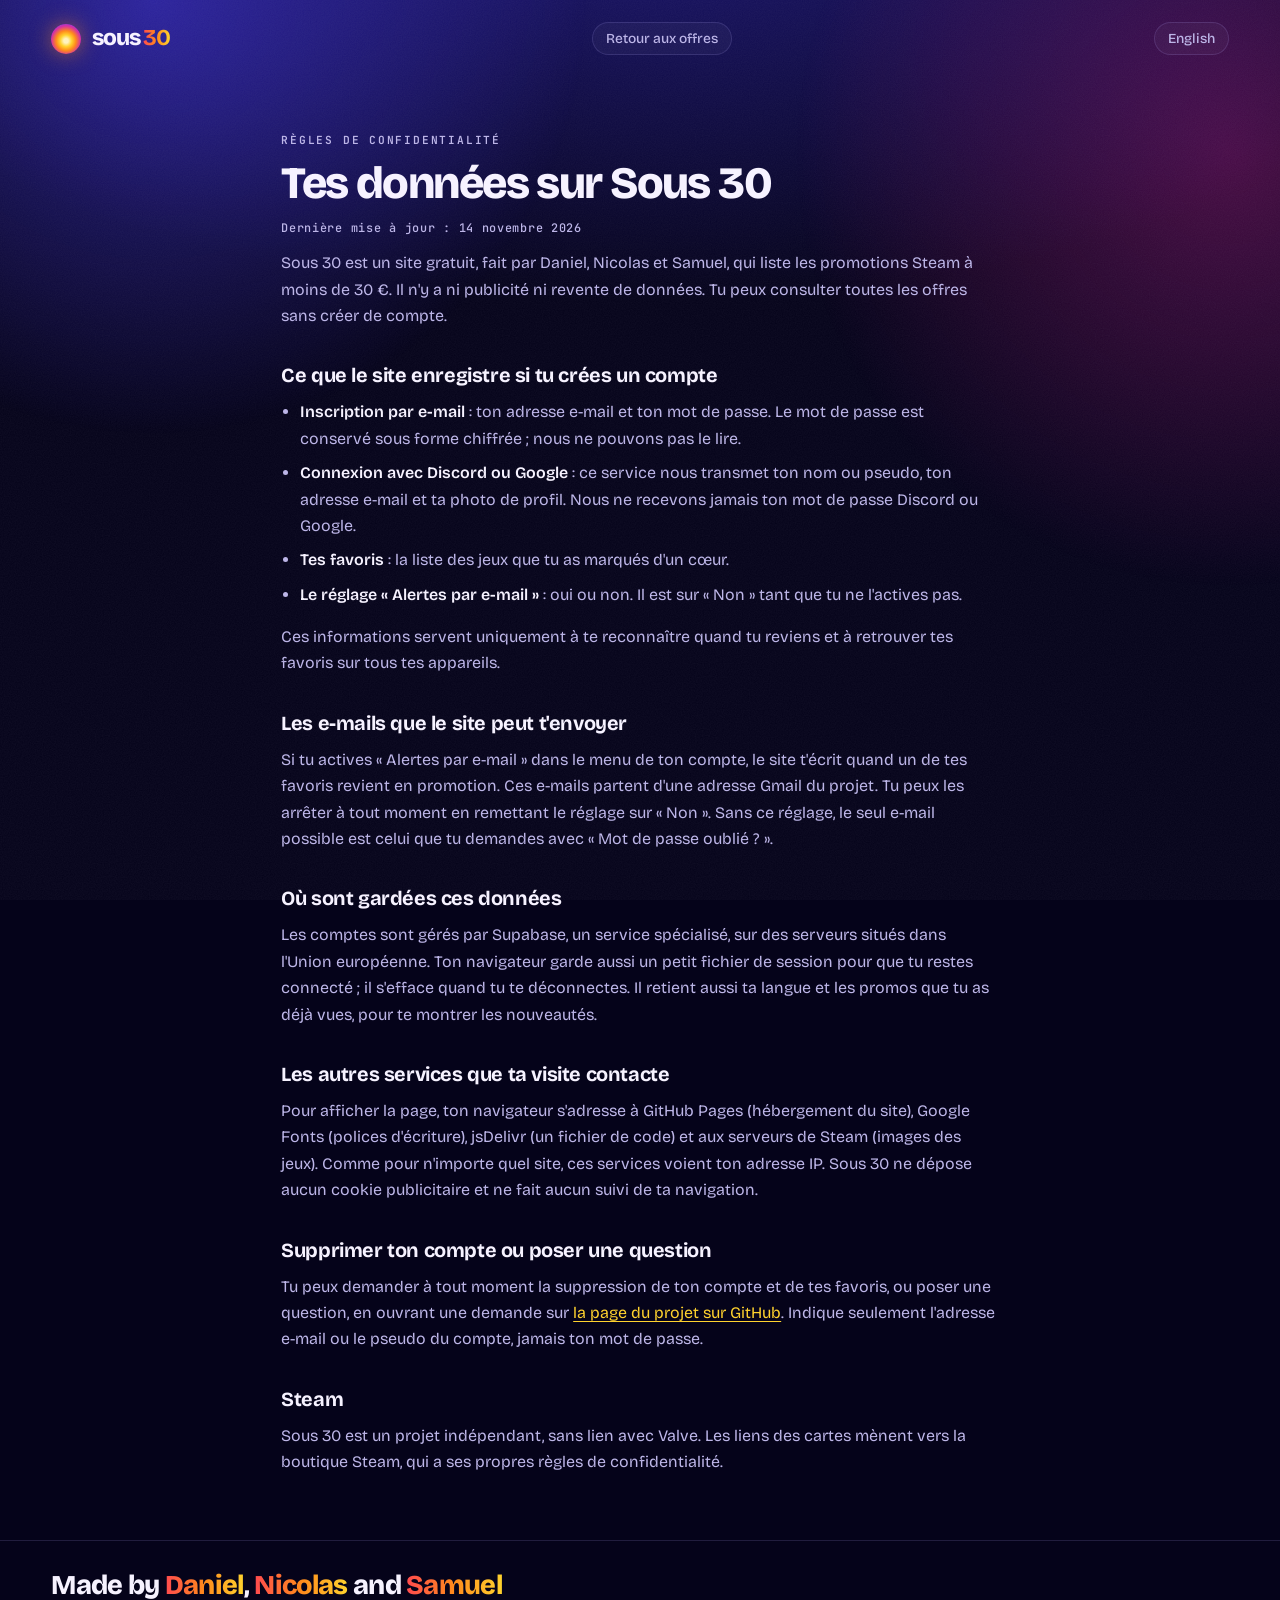
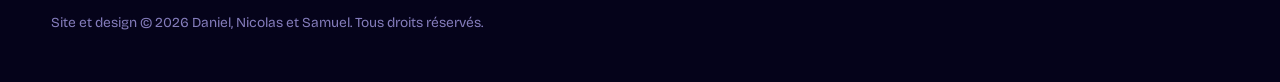
<file: public/confidentialite.html>
<!doctype html>
<html lang="fr">
<head>
  <meta charset="utf-8">
  <meta name="viewport" content="width=device-width, initial-scale=1">
  <title>Confidentialité — Sous 30</title>
  <meta name="description" content="Quelles données le site Sous 30 enregistre, où, et comment les faire supprimer.">
  <meta name="theme-color" content="#05031a">
  <link rel="preconnect" href="https://fonts.googleapis.com">
  <link rel="preconnect" href="https://fonts.gstatic.com" crossorigin>
  <link rel="stylesheet" href="https://fonts.googleapis.com/css2?family=Bricolage+Grotesque:opsz,wght@12..96,300..800&family=Climate+Crisis:YEAR@1979..2050&family=JetBrains+Mono:wght@400..800&display=swap">
  <link rel="stylesheet" href="styles.css">
</head>
<body>
  <div class="field" aria-hidden="true">
    <i class="blob blob--a"></i>
    <i class="blob blob--b"></i>
    <i class="field__grain"></i>
  </div>

  <header class="nav shell">
    <a class="brand" href="./" aria-label="Sous 30, retour au site">
      <span class="brand__spot" aria-hidden="true"></span>
      <span class="brand__name">sous<b>30</b></span>
    </a>
    <a class="chip" href="./">Retour aux offres</a>
    <a class="chip" href="privacy.html">English</a>
  </header>

  <main class="legal shell">
    <p class="kicker">Règles de confidentialité</p>
    <h1>Tes données sur Sous 30</h1>
    <p class="legal__date">Dernière mise à jour : 14 novembre 2026</p>

    <p>Sous 30 est un site gratuit, fait par Daniel, Nicolas et Samuel, qui liste les promotions Steam à moins de 30 €. Il n'y a ni publicité ni revente de données. Tu peux consulter toutes les offres sans créer de compte.</p>

    <h2>Ce que le site enregistre si tu crées un compte</h2>
    <ul>
      <li><strong>Inscription par e-mail</strong> : ton adresse e-mail et ton mot de passe. Le mot de passe est conservé sous forme chiffrée ; nous ne pouvons pas le lire.</li>
      <li><strong>Connexion avec Discord ou Google</strong> : ce service nous transmet ton nom ou pseudo, ton adresse e-mail et ta photo de profil. Nous ne recevons jamais ton mot de passe Discord ou Google.</li>
      <li><strong>Tes favoris</strong> : la liste des jeux que tu as marqués d'un cœur.</li>
      <li><strong>Le réglage « Alertes par e-mail »</strong> : oui ou non. Il est sur « Non » tant que tu ne l'actives pas.</li>
    </ul>
    <p>Ces informations servent uniquement à te reconnaître quand tu reviens et à retrouver tes favoris sur tous tes appareils.</p>

    <h2>Les e-mails que le site peut t'envoyer</h2>
    <p>Si tu actives « Alertes par e-mail » dans le menu de ton compte, le site t'écrit quand un de tes favoris revient en promotion. Ces e-mails partent d'une adresse Gmail du projet. Tu peux les arrêter à tout moment en remettant le réglage sur « Non ». Sans ce réglage, le seul e-mail possible est celui que tu demandes avec « Mot de passe oublié ? ».</p>

    <h2>Où sont gardées ces données</h2>
    <p>Les comptes sont gérés par Supabase, un service spécialisé, sur des serveurs situés dans l'Union européenne. Ton navigateur garde aussi un petit fichier de session pour que tu restes connecté ; il s'efface quand tu te déconnectes. Il retient aussi ta langue et les promos que tu as déjà vues, pour te montrer les nouveautés.</p>

    <h2>Les autres services que ta visite contacte</h2>
    <p>Pour afficher la page, ton navigateur s'adresse à GitHub Pages (hébergement du site), Google Fonts (polices d'écriture), jsDelivr (un fichier de code) et aux serveurs de Steam (images des jeux). Comme pour n'importe quel site, ces services voient ton adresse IP. Sous 30 ne dépose aucun cookie publicitaire et ne fait aucun suivi de ta navigation.</p>

    <h2>Supprimer ton compte ou poser une question</h2>
    <p>Tu peux demander à tout moment la suppression de ton compte et de tes favoris, ou poser une question, en ouvrant une demande sur <a href="https://github.com/DaniyK-rgb/sous30/issues">la page du projet sur GitHub</a>. Indique seulement l'adresse e-mail ou le pseudo du compte, jamais ton mot de passe.</p>

    <h2>Steam</h2>
    <p>Sous 30 est un projet indépendant, sans lien avec Valve. Les liens des cartes mènent vers la boutique Steam, qui a ses propres règles de confidentialité.</p>
  </main>

  <footer class="foot shell">
    <p class="credit">Made by <b>Daniel</b>, <b>Nicolas</b> and <b>Samuel</b></p>
    <p>Site et design © 2026 Daniel, Nicolas et Samuel. Tous droits réservés.</p>
  </footer>
</body>
</html>
</file>
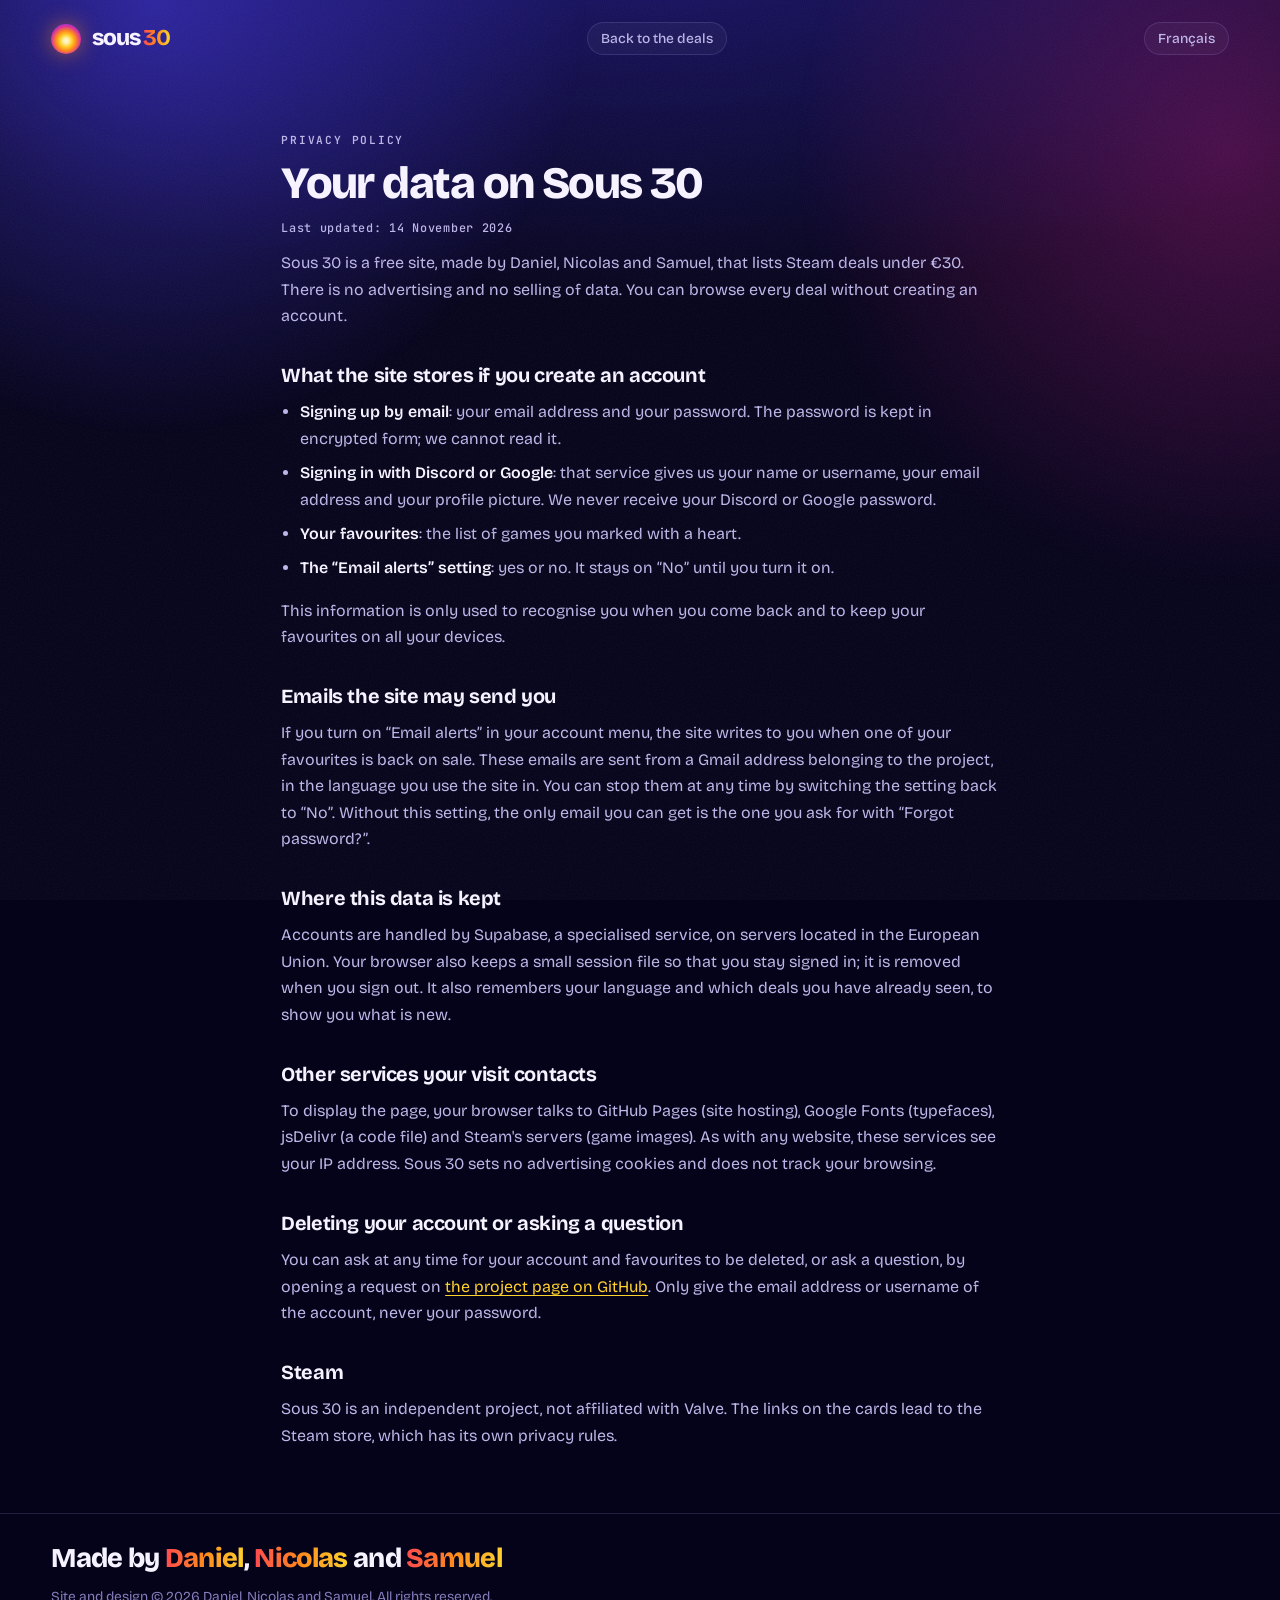
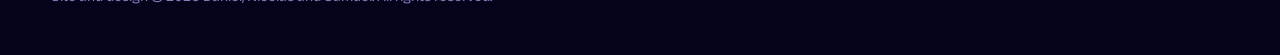
<file: public/privacy.html>
<!doctype html>
<html lang="en">
<head>
  <meta charset="utf-8">
  <meta name="viewport" content="width=device-width, initial-scale=1">
  <title>Privacy — Sous 30</title>
  <meta name="description" content="What data the Sous 30 site stores, where, and how to have it deleted.">
  <meta name="theme-color" content="#05031a">
  <link rel="preconnect" href="https://fonts.googleapis.com">
  <link rel="preconnect" href="https://fonts.gstatic.com" crossorigin>
  <link rel="stylesheet" href="https://fonts.googleapis.com/css2?family=Bricolage+Grotesque:opsz,wght@12..96,300..800&family=Climate+Crisis:YEAR@1979..2050&family=JetBrains+Mono:wght@400..800&display=swap">
  <link rel="stylesheet" href="styles.css">
</head>
<body>
  <div class="field" aria-hidden="true">
    <i class="blob blob--a"></i>
    <i class="blob blob--b"></i>
    <i class="field__grain"></i>
  </div>

  <header class="nav shell">
    <a class="brand" href="./?lang=en" aria-label="Sous 30, back to the site">
      <span class="brand__spot" aria-hidden="true"></span>
      <span class="brand__name">sous<b>30</b></span>
    </a>
    <a class="chip" href="./?lang=en">Back to the deals</a>
    <a class="chip" href="confidentialite.html">Français</a>
  </header>

  <main class="legal shell">
    <p class="kicker">Privacy policy</p>
    <h1>Your data on Sous 30</h1>
    <p class="legal__date">Last updated: 14 November 2026</p>

    <p>Sous 30 is a free site, made by Daniel, Nicolas and Samuel, that lists Steam deals under €30. There is no advertising and no selling of data. You can browse every deal without creating an account.</p>

    <h2>What the site stores if you create an account</h2>
    <ul>
      <li><strong>Signing up by email</strong>: your email address and your password. The password is kept in encrypted form; we cannot read it.</li>
      <li><strong>Signing in with Discord or Google</strong>: that service gives us your name or username, your email address and your profile picture. We never receive your Discord or Google password.</li>
      <li><strong>Your favourites</strong>: the list of games you marked with a heart.</li>
      <li><strong>The “Email alerts” setting</strong>: yes or no. It stays on “No” until you turn it on.</li>
    </ul>
    <p>This information is only used to recognise you when you come back and to keep your favourites on all your devices.</p>

    <h2>Emails the site may send you</h2>
    <p>If you turn on “Email alerts” in your account menu, the site writes to you when one of your favourites is back on sale. These emails are sent from a Gmail address belonging to the project, in the language you use the site in. You can stop them at any time by switching the setting back to “No”. Without this setting, the only email you can get is the one you ask for with “Forgot password?”.</p>

    <h2>Where this data is kept</h2>
    <p>Accounts are handled by Supabase, a specialised service, on servers located in the European Union. Your browser also keeps a small session file so that you stay signed in; it is removed when you sign out. It also remembers your language and which deals you have already seen, to show you what is new.</p>

    <h2>Other services your visit contacts</h2>
    <p>To display the page, your browser talks to GitHub Pages (site hosting), Google Fonts (typefaces), jsDelivr (a code file) and Steam's servers (game images). As with any website, these services see your IP address. Sous 30 sets no advertising cookies and does not track your browsing.</p>

    <h2>Deleting your account or asking a question</h2>
    <p>You can ask at any time for your account and favourites to be deleted, or ask a question, by opening a request on <a href="https://github.com/DaniyK-rgb/sous30/issues">the project page on GitHub</a>. Only give the email address or username of the account, never your password.</p>

    <h2>Steam</h2>
    <p>Sous 30 is an independent project, not affiliated with Valve. The links on the cards lead to the Steam store, which has its own privacy rules.</p>
  </main>

  <footer class="foot shell">
    <p class="credit">Made by <b>Daniel</b>, <b>Nicolas</b> and <b>Samuel</b></p>
    <p>Site and design © 2026 Daniel, Nicolas and Samuel. All rights reserved.</p>
  </footer>
</body>
</html>
</file>
<file: public/styles.css>
/* ==========================================================================
   SOUS 30 — feuille de style

   Idée directrice : une caméra thermique pointée sur le catalogue Steam.
   Le décor est froid (indigo nuit). Chaque offre chauffe selon sa réduction :
   bleu à −10 %, magenta vers −40 %, orange vers −70 %, blanc-jaune à −90 %.
   Le titre est composé dans une fonte variable dont les lettres fondent.
   ========================================================================== */

@property --spin {
  syntax: "<angle>";
  inherits: false;
  initial-value: 0deg;
}

:root {
  color-scheme: dark;

  /* Décor */
  --void: #05031a;
  --night: #0c0930;
  --ink: #f6f2ff;
  --ink-2: #bdb6e8;
  --ink-3: #847cbb;
  --line: rgb(180 165 255 / .16);
  --line-2: rgb(180 165 255 / .32);

  /* Échelle thermique, du plus froid au plus chaud */
  --t0: #4b57ff;
  --t1: #8b3dff;
  --t2: #d42fa6;
  --t3: #ff4a4f;
  --t4: #ff8a1c;
  --t5: #ffd22e;
  --t6: #fff3bf;
  --thermal: linear-gradient(90deg, var(--t0), var(--t1) 17%, var(--t2) 34%, var(--t3) 52%, var(--t4) 70%, var(--t5) 86%, var(--t6));
  --ember: linear-gradient(90deg, var(--t4), var(--t5));
  --ink-hot: #1c0b02;

  /* Avis (couleurs de sens, distinctes de l'échelle thermique) */
  --good: #5fe3ad;
  --mid: #ffc35c;
  --bad: #ff6f85;

  /* Typographie */
  --font-display: "Climate Crisis", "Arial Black", Impact, sans-serif;
  --font-ui: "Bricolage Grotesque", "Segoe UI", system-ui, sans-serif;
  --font-mono: "JetBrains Mono", ui-monospace, "Cascadia Mono", Consolas, monospace;

  /* Formes et mouvement */
  --r-lg: 26px;
  --r-md: 18px;
  --gutter: clamp(16px, 4vw, 56px);
  --maxw: 1560px;
  --ease-out: cubic-bezier(.16, 1, .3, 1);
  --ease-spring: linear(0, .008 1.1%, .034 2.3%, .134 4.9%, .264 7.3%, .683 14.3%, .797 16.5%, .89 18.6%, .967 20.7%, 1.027 22.8%, 1.073 25%, 1.104 27.3%, 1.123 30.6%, 1.119 34.3%, 1.018 49.5%, .988 58.6%, .985 65.2%, 1 84.5%, 1);
}

/* ------------------------------------------------------------------ base */
*,
*::before,
*::after { box-sizing: border-box; }

[hidden] { display: none !important; }

html {
  scroll-behavior: smooth;
  scroll-padding-top: 20px;
  -webkit-text-size-adjust: 100%;
  text-size-adjust: 100%;
}

body {
  margin: 0;
  min-height: 100dvh;
  background: var(--void);
  color: var(--ink);
  font: 400 1rem/1.5 var(--font-ui);
  font-optical-sizing: auto;
  -webkit-font-smoothing: antialiased;
  text-rendering: optimizeLegibility;
  overflow-x: clip;
}

h1, h2, h3, p, dl, dd { margin: 0; }
a { color: inherit; }
button, input, select { font: inherit; color: inherit; }
button { cursor: pointer; }

:focus-visible { outline: 2px solid var(--t5); outline-offset: 3px; }
::selection { background: var(--t4); color: var(--ink-hot); }

@supports selector(::-webkit-scrollbar) {
  html::-webkit-scrollbar { width: 12px; }
  html::-webkit-scrollbar-track { background: var(--void); }
  html::-webkit-scrollbar-thumb {
    border: 3px solid var(--void);
    border-radius: 99px;
    background: linear-gradient(180deg, var(--t5), var(--t3), var(--t1), var(--t0));
  }
}
@supports not selector(::-webkit-scrollbar) {
  html { scrollbar-color: var(--t1) var(--void); }
}

.shell {
  width: min(100%, var(--maxw));
  margin-inline: auto;
  padding-inline: var(--gutter);
}

/* ------------------------------------------------------------------ décor thermique */
.field {
  position: fixed;
  inset: 0;
  z-index: -1;
  overflow: hidden;
  pointer-events: none;
  background:
    radial-gradient(110% 70% at 50% -10%, #1b1570 0%, rgb(27 21 112 / 0) 62%),
    var(--void);
}

.blob {
  position: absolute;
  width: 68vmax;
  aspect-ratio: 1;
  border-radius: 50%;
  background: radial-gradient(closest-side, var(--c), transparent);
  will-change: transform;
}
.blob--a { --c: rgb(75 60 255 / .5); top: -34vmax; left: -22vmax; animation: drift-a 36s ease-in-out infinite alternate; }
.blob--b { --c: rgb(200 30 150 / .34); top: -22vmax; right: -30vmax; animation: drift-b 44s ease-in-out infinite alternate; }
.blob--c { --c: rgb(255 96 30 / .18); bottom: -44vmax; left: 8vw; animation: drift-c 52s ease-in-out infinite alternate; }
.blob--d { --c: rgb(110 50 255 / .28); bottom: -36vmax; right: -16vmax; animation: drift-a 60s ease-in-out infinite alternate-reverse; }

@keyframes drift-a { to { transform: translate3d(14vmax, 10vmax, 0) scale(1.15); } }
@keyframes drift-b { to { transform: translate3d(-16vmax, 14vmax, 0) scale(.9); } }
@keyframes drift-c { to { transform: translate3d(18vmax, -12vmax, 0) scale(1.25); } }

/* grille de capteur, visible surtout en haut de page */
.field__grid {
  position: absolute;
  inset: 0;
  opacity: .5;
  background-image:
    linear-gradient(to right, var(--line) 1px, transparent 1px),
    linear-gradient(to bottom, var(--line) 1px, transparent 1px);
  background-size: 72px 72px;
  background-position: center top;
  -webkit-mask-image: radial-gradient(120% 80% at 50% 0%, #000 0%, transparent 72%);
  mask-image: radial-gradient(120% 80% at 50% 0%, #000 0%, transparent 72%);
}

/* point chaud qui suit le curseur (déplacé en JS par transform) */
.field__spot {
  position: absolute;
  left: 0;
  top: 0;
  width: 820px;
  height: 820px;
  margin: -410px 0 0 -410px;
  border-radius: 50%;
  background: radial-gradient(closest-side, rgb(255 128 40 / .2), rgb(212 47 166 / .09) 45%, transparent);
  opacity: 0;
  transition: opacity .8s;
  will-change: transform;
}
.field__spot.is-on { opacity: 1; }

.field__grain {
  position: absolute;
  inset: 0;
  opacity: .08;
  background-image: url("data:image/svg+xml,%3Csvg xmlns='http://www.w3.org/2000/svg' width='200' height='200'%3E%3Cfilter id='n'%3E%3CfeTurbulence type='fractalNoise' baseFrequency='.85' numOctaves='2' stitchTiles='stitch'/%3E%3CfeColorMatrix values='0 0 0 0 1 0 0 0 0 1 0 0 0 0 1 0 0 0 .6 0'/%3E%3C/filter%3E%3Crect width='100%25' height='100%25' filter='url(%23n)'/%3E%3C/svg%3E");
}

/* ------------------------------------------------------------------ en-tête */
.nav {
  display: flex;
  align-items: center;
  justify-content: space-between;
  gap: 16px;
  padding-block: 22px 8px;
}

.brand {
  display: inline-flex;
  align-items: center;
  gap: 11px;
  border-radius: 12px;
  text-decoration: none;
}
.brand__spot {
  width: 30px;
  height: 30px;
  border-radius: 50%;
  background: radial-gradient(circle at 50% 56%, var(--t6) 0 10%, var(--t5) 26%, var(--t4) 44%, var(--t2) 66%, var(--t0) 92%);
  box-shadow: 0 0 22px -2px rgb(255 138 28 / .7);
  animation: breathe 4s ease-in-out infinite;
}
@keyframes breathe { 50% { transform: scale(1.12); box-shadow: 0 0 34px 0 rgb(255 138 28 / .9); } }
.brand__name { font: 800 1.42rem/1 var(--font-ui); letter-spacing: -.045em; }
.brand__name b {
  margin-left: .14em;
  background: linear-gradient(90deg, var(--t3), var(--t4), var(--t5));
  -webkit-background-clip: text;
  background-clip: text;
  color: transparent;
}

.live {
  display: inline-flex;
  align-items: center;
  gap: 10px;
  min-width: 0;
  padding: 9px 14px 9px 12px;
  border: 1px solid var(--line);
  border-radius: 99px;
  background: rgb(255 255 255 / .04);
  font: 500 .74rem/1 var(--font-mono);
  color: var(--ink-2);
}
.live > span:last-child { overflow: hidden; text-overflow: ellipsis; white-space: nowrap; }
.live__dot {
  position: relative;
  flex: none;
  width: 8px;
  height: 8px;
  border-radius: 50%;
  background: var(--dot, var(--t5));
  box-shadow: 0 0 10px var(--dot, var(--t5));
}
.live__dot::after {
  content: "";
  position: absolute;
  inset: -5px;
  border: 1px solid var(--dot, var(--t5));
  border-radius: 50%;
  animation: ping 1.8s var(--ease-out) infinite;
}
.live[data-state="live"] { --dot: var(--good); }
.live[data-state="error"] { --dot: var(--bad); }
@keyframes ping {
  from { transform: scale(.4); opacity: .9; }
  to { transform: scale(1.7); opacity: 0; }
}

/* ------------------------------------------------------------------ compte : bouton et menu */
.nav__right {
  display: flex;
  align-items: center;
  justify-content: flex-end;
  gap: 10px;
  min-width: 0;
}

/* bouton de don : présent en haut de page, mais plus discret que le bouton du compte */
.tip {
  display: inline-flex;
  flex: none;
  align-items: center;
  gap: 7px;
  height: 38px;
  padding: 0 13px;
  border: 1px solid var(--line);
  border-radius: 99px;
  font: 600 .82rem/1 var(--font-ui);
  text-decoration: none;
  color: var(--ink-2);
  transition: color .25s, border-color .25s, background .25s;
}
.tip:hover { border-color: var(--t5); background: rgb(255 210 46 / .08); color: var(--t5); }
/* bouton de langue : même pastille, deux lettres */
.tip.lang { padding: 0 11px; background: none; font: 700 .74rem/1 var(--font-mono); letter-spacing: .08em; }
.tip svg { width: 16px; height: 16px; fill: none; stroke: currentColor; stroke-width: 2; stroke-linecap: round; stroke-linejoin: round; }

.account {
  anchor-name: --account;
  display: inline-flex;
  flex: none;
  align-items: center;
  gap: 9px;
  height: 38px;
  padding: 0 14px 0 5px;
  border: 1px solid var(--line-2);
  border-radius: 99px;
  background: rgb(255 255 255 / .05);
  font: 600 .84rem/1 var(--font-ui);
  transition: background .25s, border-color .25s, box-shadow .25s;
}
.account:hover {
  border-color: var(--t4);
  background: rgb(255 255 255 / .1);
  box-shadow: 0 0 26px -10px var(--t4);
}
.account__avatar {
  display: grid;
  place-items: center;
  width: 28px;
  height: 28px;
  border-radius: 50%;
  background: var(--ember);
  font: 800 .82rem/1 var(--font-ui);
  color: var(--ink-hot);
}
.account__avatar svg {
  width: 15px;
  height: 15px;
  fill: none;
  stroke: currentColor;
  stroke-width: 2.2;
  stroke-linecap: round;
  stroke-linejoin: round;
}
.account__label { max-width: 12ch; overflow: hidden; text-overflow: ellipsis; white-space: nowrap; }

/* le menu s'accroche sous le bouton du compte (ancrage CSS), avec une position de repli */
.menu {
  position: fixed;
  inset: auto;
  top: 74px;
  right: var(--gutter);
  min-width: 230px;
  margin: 0;
  padding: 8px;
  border: 1px solid var(--line-2);
  border-radius: 16px;
  background: #110c42;
  box-shadow: 0 30px 70px -20px #000, 0 0 60px -30px var(--t2);
  color: var(--ink);
  opacity: 0;
  translate: 0 -6px;
  transition: opacity .2s, translate .25s var(--ease-out), overlay .25s allow-discrete, display .25s allow-discrete;
}
@supports (anchor-name: --a) {
  .menu { position-anchor: --account; top: calc(anchor(bottom) + 8px); right: anchor(right); }
}
.menu:popover-open { display: grid; gap: 2px; opacity: 1; translate: 0 0; }
@starting-style {
  .menu:popover-open { opacity: 0; translate: 0 -6px; }
}
.menu__who {
  margin-bottom: 6px;
  padding: 8px 10px 10px;
  border-bottom: 1px solid var(--line);
  font-size: .8rem;
  color: var(--ink-3);
}
.menu__who b { display: block; margin-top: 2px; font-size: 1rem; color: var(--ink); }
.menu button {
  display: flex;
  align-items: center;
  justify-content: space-between;
  gap: 12px;
  width: 100%;
  padding: 10px;
  border: 0;
  border-radius: 10px;
  background: none;
  font: 500 .92rem/1.2 var(--font-ui);
  text-align: left;
}
.menu button:hover { background: rgb(255 255 255 / .08); }
.menu button small { font: 600 .72rem/1 var(--font-mono); color: var(--ink-3); }
.menu button[aria-pressed="true"] small { padding: 4px 7px; border-radius: 6px; background: var(--ember); color: var(--ink-hot); }
.menu__danger { color: var(--bad); }

/* ------------------------------------------------------------------ accroche */
.hero {
  position: relative;
  isolation: isolate;
  display: grid;
  grid-template-columns: minmax(0, 1.32fr) minmax(300px, .68fr);
  align-items: end;
  gap: clamp(28px, 4.4vw, 76px);
  padding-block: clamp(22px, 3.6vw, 56px) clamp(36px, 4.6vw, 68px);
}

.hero__copy {
  position: relative;
  min-width: 0;
  container-type: inline-size;
}
.hero__copy::before {
  content: "";
  position: absolute;
  z-index: -1;
  inset: -6% 8% 34% -12%;
  background: radial-gradient(closest-side, rgb(255 96 40 / .26), transparent);
  filter: blur(20px);
}

/* braises qui montent derrière le titre */
.embers {
  position: absolute;
  inset: 0;
  z-index: -1;
  overflow: hidden;
  pointer-events: none;
  -webkit-mask-image: linear-gradient(180deg, transparent, #000 35%, #000 85%, transparent);
  mask-image: linear-gradient(180deg, transparent, #000 35%, #000 85%, transparent);
}
.embers i {
  position: absolute;
  left: var(--x);
  bottom: -12px;
  width: var(--s);
  height: var(--s);
  border-radius: 50%;
  background: var(--c);
  box-shadow: 0 0 calc(var(--s) * 2.5) var(--c);
  opacity: 0;
  animation: ember var(--t) linear var(--delay) infinite;
}
@keyframes ember {
  0% { opacity: 0; transform: translate3d(0, 0, 0) scale(1); }
  12% { opacity: .95; }
  70% { opacity: .5; }
  100% { opacity: 0; transform: translate3d(var(--dx), -640px, 0) scale(.3); }
}

.eyebrow {
  display: flex;
  flex-wrap: wrap;
  align-items: center;
  gap: 0 .6em;
  font: 600 .74rem/1.6 var(--font-mono);
  letter-spacing: .14em;
  text-transform: uppercase;
  color: var(--t5);
}
/* petit viseur de caméra thermique */
.eyebrow::before {
  content: "";
  flex: none;
  width: 18px;
  height: 18px;
  margin-right: .3em;
  border: 1.5px solid currentColor;
  border-radius: 50%;
  background:
    linear-gradient(currentColor 0 0) center / 100% 1.5px no-repeat,
    linear-gradient(currentColor 0 0) center / 1.5px 100% no-repeat;
}
.eyebrow span { color: var(--ink-3); }

/* Le titre : fonte variable « Climate Crisis », dont l'axe YEAR fait fondre les lettres. */
.melt {
  margin-top: 18px;
  padding-bottom: .1em;
  font-family: var(--font-display);
  font-weight: 400;
  font-size: clamp(2.3rem, 13.4cqi, 11.5rem);
  line-height: 1;
  letter-spacing: -.015em;
  text-transform: uppercase;
  background: linear-gradient(180deg, var(--t6) 2%, var(--t5) 20%, var(--t4) 40%, var(--t3) 58%, var(--t2) 76%, var(--t1) 92%, var(--t0) 104%);
  -webkit-background-clip: text;
  background-clip: text;
  -webkit-text-fill-color: transparent;
  color: transparent;
}
.melt span {
  display: block;
  white-space: nowrap;
  animation: melting 8s cubic-bezier(.65, 0, .35, 1) infinite alternate;
}
.melt span:nth-child(2) { animation-delay: -2.6s; }
@keyframes melting {
  0%, 10% { font-variation-settings: "YEAR" 1979; }
  100% { font-variation-settings: "YEAR" 2038; }
}

.lede {
  max-width: 56ch;
  margin-top: clamp(16px, 2vw, 26px);
  font-size: clamp(1rem, 1.25vw, 1.2rem);
  line-height: 1.55;
  color: var(--ink-2);
  text-wrap: pretty;
}
.lede strong { font-weight: 600; color: var(--ink); }

.stats {
  display: grid;
  grid-template-columns: repeat(4, minmax(0, 1fr));
  margin-top: clamp(22px, 3vw, 40px);
  border-top: 1px solid var(--line);
}
.stats > div {
  display: flex;
  flex-direction: column-reverse;
  justify-content: flex-end;
  gap: 8px;
  padding: 18px 16px 0 0;
}
.stats > div + div { padding-left: 16px; border-left: 1px solid var(--line); }
.stats dt {
  font: 500 .68rem/1.35 var(--font-mono);
  letter-spacing: .08em;
  text-transform: uppercase;
  color: var(--ink-3);
}
.stats dd {
  font: 700 clamp(1.3rem, 2.5vw, 2.15rem)/1 var(--font-mono);
  letter-spacing: -.05em;
  font-variant-numeric: tabular-nums;
  white-space: nowrap;
}

/* ------------------------------------------------------------------ panneau « répartition » */
.thermo {
  position: relative;
  padding: 22px 22px 20px;
  border: 1px solid var(--line);
  border-radius: var(--r-lg);
  background:
    linear-gradient(180deg, rgb(255 255 255 / .07), rgb(255 255 255 / .02)),
    rgb(12 9 48 / .5);
  -webkit-backdrop-filter: blur(16px);
  backdrop-filter: blur(16px);
  box-shadow: 0 40px 80px -50px #000, inset 0 1px 0 rgb(255 255 255 / .09);
}
/* coins de viseur */
.thermo::before,
.thermo::after {
  content: "";
  position: absolute;
  width: 22px;
  height: 22px;
  border: 2px solid var(--t5);
  pointer-events: none;
}
.thermo::before { top: -1px; left: -1px; border-right: 0; border-bottom: 0; border-top-left-radius: var(--r-lg); }
.thermo::after { right: -1px; bottom: -1px; border-left: 0; border-top: 0; border-bottom-right-radius: var(--r-lg); }

.thermo__head { display: flex; align-items: baseline; justify-content: space-between; gap: 12px; }
.thermo__head h2 {
  font: 600 .74rem/1.3 var(--font-mono);
  letter-spacing: .12em;
  text-transform: uppercase;
  color: var(--ink-2);
}
.thermo__head span { font: 500 .68rem/1 var(--font-mono); color: var(--ink-3); white-space: nowrap; }

.thermo__bars {
  display: grid;
  grid-template-columns: repeat(9, minmax(0, 1fr));
  gap: clamp(4px, .7vw, 9px);
  height: clamp(190px, 21vw, 270px);
  margin-top: 16px;
}
.tbar {
  display: grid;
  grid-template-rows: minmax(0, 1fr) auto;
  gap: 8px;
  min-width: 0;
  padding: 0;
  border: 0;
  border-radius: 8px;
  background: none;
}
.tbar__col { display: flex; flex-direction: column; justify-content: flex-end; min-height: 0; }
.tbar__col b {
  margin-bottom: 6px;
  font: 600 .62rem/1 var(--font-mono);
  letter-spacing: -.02em;
  text-align: center;
  white-space: nowrap;
  color: var(--ink-2);
  transition: color .3s;
}
.tbar__col i {
  height: calc(var(--h, 0) * (100% - 18px));
  min-height: 4px;
  border-radius: 7px 7px 3px 3px;
  background: linear-gradient(180deg, var(--heat), color-mix(in oklab, var(--heat) 30%, transparent));
  box-shadow: 0 0 24px -6px var(--heat), inset 0 1px 0 rgb(255 255 255 / .35);
  transition: height 1s var(--ease-out), opacity .35s, filter .35s;
}
.tbar__x { font: 500 .66rem/1 var(--font-mono); text-align: center; color: var(--ink-3); transition: color .3s; }
.tbar:hover .tbar__col i { filter: brightness(1.25); }
.tbar:hover .tbar__x { color: var(--ink); }
.tbar.is-cold .tbar__col i { opacity: .2; filter: saturate(.3); }
.tbar.is-cold .tbar__col b { color: var(--ink-3); }
.tbar.is-edge .tbar__x { color: var(--t5); font-weight: 700; }

.thermo__scale {
  display: grid;
  grid-template-columns: auto 1fr auto;
  align-items: center;
  gap: 10px;
  margin-top: 16px;
  font: 500 .64rem/1 var(--font-mono);
  letter-spacing: .1em;
  text-transform: uppercase;
  color: var(--ink-3);
}
.thermo__scale i { height: 6px; border-radius: 99px; background: var(--thermal); box-shadow: 0 0 18px -4px var(--t3); }

/* ------------------------------------------------------------------ bandeau défilant */
.ticker {
  overflow: hidden;
  border-block: 1px solid var(--line);
  background: rgb(8 5 32 / .55);
  -webkit-mask-image: linear-gradient(90deg, transparent, #000 8%, #000 92%, transparent);
  mask-image: linear-gradient(90deg, transparent, #000 8%, #000 92%, transparent);
}
.ticker__track {
  display: flex;
  width: max-content;
  min-height: 46px;
  animation: ticker var(--dur, 120s) linear infinite;
}
.ticker:hover .ticker__track { animation-play-state: paused; }
@keyframes ticker { to { transform: translate3d(-50%, 0, 0); } }
.tick {
  display: inline-flex;
  align-items: center;
  gap: 10px;
  padding: 13px 0 13px 22px;
  font-size: .86rem;
  white-space: nowrap;
  color: var(--ink-2);
}
.tick b { font: 700 .8rem/1 var(--font-mono); color: var(--heat); }
.tick i { font: 600 .8rem/1 var(--font-mono); font-style: normal; color: var(--ink); }
.tick::after { content: "✦"; margin-left: 12px; font-size: .55rem; color: var(--ink-3); }

/* ------------------------------------------------------------------ titres de section */
.head { display: flex; align-items: end; justify-content: space-between; gap: 18px; }
.kicker {
  margin-bottom: 10px;
  font: 600 .7rem/1 var(--font-mono);
  letter-spacing: .16em;
  text-transform: uppercase;
  color: var(--t4);
}
.head h2 {
  font: 800 clamp(1.6rem, 3vw, 2.5rem)/1.02 var(--font-ui);
  letter-spacing: -.035em;
  text-wrap: balance;
}
.head__sub { margin-top: 8px; color: var(--ink-2); }
.head__nav { display: flex; flex: none; gap: 10px; }

.round {
  display: grid;
  place-items: center;
  width: 46px;
  height: 46px;
  padding: 0;
  border: 1px solid var(--line-2);
  border-radius: 50%;
  background: rgb(255 255 255 / .04);
  transition: background .25s, border-color .25s, transform .3s var(--ease-spring);
}
.round:hover { border-color: var(--t4); background: rgb(255 255 255 / .1); transform: scale(1.08); }
.round:active { transform: scale(.94); }
.round svg,
.search svg,
.totop svg {
  width: 20px;
  height: 20px;
  fill: none;
  stroke: currentColor;
  stroke-width: 2;
  stroke-linecap: round;
  stroke-linejoin: round;
}

/* ------------------------------------------------------------------ sélection : affiches */
.hot { margin-top: clamp(40px, 5.5vw, 76px); }

.rail {
  display: grid;
  grid-auto-flow: column;
  grid-auto-columns: clamp(168px, 16.5vw, 232px);
  gap: clamp(14px, 1.7vw, 24px);
  margin-inline: calc(var(--gutter) * -1);
  padding: 28px var(--gutter) 42px;
  overflow-x: auto;
  overscroll-behavior-x: contain;
  scroll-snap-type: x proximity;
  scroll-padding-inline: var(--gutter);
  scrollbar-width: none;
  -webkit-mask-image: linear-gradient(90deg, transparent, #000 var(--gutter), #000 calc(100% - var(--gutter)), transparent);
  mask-image: linear-gradient(90deg, transparent, #000 var(--gutter), #000 calc(100% - var(--gutter)), transparent);
}
.rail::-webkit-scrollbar { display: none; }

.poster {
  position: relative;
  display: block;
  perspective: 900px;
  scroll-snap-align: start;
  border-radius: 20px;
  color: inherit;
  text-decoration: none;
  animation: rise .8s var(--ease-out) backwards;
  animation-delay: calc(var(--i, 0) * 60ms);
}
.poster__in {
  position: relative;
  display: block;
  aspect-ratio: 2 / 3;
  border-radius: inherit;
  background: var(--night);
  box-shadow: 0 30px 50px -34px #000, 0 22px 50px -30px var(--heat);
  transform: rotateX(var(--rx, 0deg)) rotateY(var(--ry, 0deg));
  transition: transform .7s var(--ease-out), box-shadow .5s;
}
.poster:hover .poster__in,
.poster:focus-visible .poster__in { box-shadow: 0 40px 70px -34px #000, 0 30px 70px -22px var(--heat); }
.poster.is-live .poster__in { transition-duration: .1s, .5s; }

/* liseré thermique qui tourne autour de l'affiche */
.poster__in::before {
  content: "";
  position: absolute;
  z-index: 3;
  inset: -2px;
  padding: 2px;
  border-radius: 22px;
  background: conic-gradient(from var(--spin), var(--t0), var(--t2), var(--t4), var(--t6), var(--t4), var(--t2), var(--t0));
  -webkit-mask: linear-gradient(#000 0 0) content-box, linear-gradient(#000 0 0);
  -webkit-mask-composite: xor;
  mask: linear-gradient(#000 0 0) content-box exclude, linear-gradient(#000 0 0);
  animation: spin 7s linear infinite;
  pointer-events: none;
}
@keyframes spin { to { --spin: 360deg; } }

.poster img {
  position: absolute;
  inset: 0;
  width: 100%;
  height: 100%;
  border-radius: inherit;
  object-fit: cover;
  opacity: 0;
  transition: opacity .6s;
}
.poster img.is-loaded { opacity: 1; }
.poster__shade {
  position: absolute;
  inset: 0;
  border-radius: inherit;
  background: linear-gradient(180deg, rgb(5 3 26 / .6) 0%, transparent 24%, transparent 44%, rgb(5 3 26 / .96) 88%);
}
.poster__rank {
  position: absolute;
  top: 14px;
  left: 14px;
  font: 800 .8rem/1 var(--font-mono);
  letter-spacing: .04em;
  color: #fff;
}
.poster__rank::before { content: "N°"; margin-right: 1px; font-weight: 500; opacity: .65; }
.poster__pct {
  position: absolute;
  top: 9px;
  right: 10px;
  padding: 6px 9px 5px;
  border-radius: 9px;
  background: var(--heat);
  color: var(--ink-on);
  font: 800 .92rem/1 var(--font-mono);
  letter-spacing: -.04em;
  box-shadow: 0 6px 22px -4px var(--heat), inset 0 1px 0 rgb(255 255 255 / .35);
}
.poster__info { position: absolute; inset: auto 14px 14px; display: grid; gap: 8px; }
.poster__info strong {
  display: -webkit-box;
  overflow: hidden;
  -webkit-box-orient: vertical;
  -webkit-line-clamp: 2;
  line-clamp: 2;
  font: 700 1rem/1.15 var(--font-ui);
  letter-spacing: -.01em;
  text-shadow: 0 2px 12px #000;
}
.poster .price { display: flex; align-items: baseline; gap: 8px; }
.poster .price b { font-size: 1.18rem; }

/* reflet holographique sous le curseur */
.poster__holo {
  position: absolute;
  inset: 0;
  border-radius: inherit;
  pointer-events: none;
  opacity: 0;
  background:
    radial-gradient(circle at var(--px, 50%) var(--py, 50%), rgb(255 255 255 / .34), transparent 46%),
    linear-gradient(115deg, transparent 14%, rgb(75 87 255 / .4) 30%, rgb(212 47 166 / .4) 42%, rgb(255 138 28 / .42) 54%, rgb(255 210 46 / .4) 66%, transparent 82%);
  background-size: 100% 100%, 230% 230%;
  background-position: 0 0, var(--px, 50%) var(--py, 50%);
  mix-blend-mode: color-dodge;
  transition: opacity .4s;
}
.poster.is-live .poster__holo { opacity: 1; }

.poster--ghost { animation: none; }
.poster--ghost .poster__in {
  box-shadow: none;
  background: linear-gradient(100deg, rgb(255 255 255 / .03) 20%, rgb(255 255 255 / .1) 40%, rgb(255 255 255 / .03) 60%) 0 0 / 220% 100%;
  animation: shimmer 1.6s linear infinite;
}
.poster--ghost .poster__in::before { display: none; }

/* ------------------------------------------------------------------ catalogue : barre de filtres */
.deals { margin-top: clamp(30px, 4.5vw, 64px); padding-bottom: 40px; }

.bar {
  position: sticky;
  top: 12px;
  z-index: 40;
  margin-top: 22px;
  container-type: scroll-state;
}
.bar__in {
  display: grid;
  grid-template-columns: minmax(200px, 1.5fr) minmax(150px, 1fr) minmax(150px, 1fr) auto auto;
  align-items: center;
  gap: 14px clamp(14px, 1.6vw, 26px);
  padding: 12px 14px 12px 12px;
  border: 1px solid var(--line);
  border-radius: 22px;
  background: rgb(14 10 52 / .66);
  -webkit-backdrop-filter: blur(22px) saturate(1.6);
  backdrop-filter: blur(22px) saturate(1.6);
  box-shadow: inset 0 1px 0 rgb(255 255 255 / .08), 0 18px 40px -30px #000;
  transition: background .4s, border-color .4s, box-shadow .4s;
}
/* la barre change d'aspect une fois collée en haut de l'écran */
@container scroll-state(stuck: top) {
  .bar__in {
    border-color: var(--line-2);
    background: rgb(9 6 38 / .88);
    box-shadow: inset 0 1px 0 rgb(255 255 255 / .1), 0 30px 60px -24px rgb(0 0 0 / .9), 0 0 70px -30px var(--t2);
  }
}

.search {
  display: flex;
  align-items: center;
  gap: 10px;
  height: 48px;
  min-width: 0;
  padding: 0 12px 0 14px;
  border: 1px solid var(--line);
  border-radius: 14px;
  background: rgb(255 255 255 / .05);
  transition: border-color .25s, box-shadow .25s, background .25s;
}
.search:focus-within {
  border-color: color-mix(in oklab, var(--t4) 75%, transparent);
  background: rgb(255 255 255 / .08);
  box-shadow: 0 0 0 4px rgb(255 138 28 / .14), 0 0 34px -10px var(--t4);
}
.search svg { flex: none; color: var(--ink-3); }
.search input {
  flex: 1;
  min-width: 0;
  height: 100%;
  border: 0;
  outline: 0;
  background: none;
  font-size: .98rem;
}
.search input::placeholder { color: var(--ink-3); }
.search input::-webkit-search-cancel-button { filter: invert(1) opacity(.6); cursor: pointer; }
.search kbd {
  flex: none;
  padding: 3px 8px;
  border: 1px solid var(--line);
  border-radius: 7px;
  font: 600 .7rem/1.3 var(--font-mono);
  color: var(--ink-3);
}
.search:focus-within kbd { display: none; }

.dial { display: grid; gap: 7px; min-width: 0; }
.dial__label {
  display: flex;
  align-items: baseline;
  justify-content: space-between;
  gap: 8px;
  font: 500 .66rem/1 var(--font-mono);
  letter-spacing: .1em;
  text-transform: uppercase;
  color: var(--ink-3);
  white-space: nowrap;
}
.dial output {
  font: 700 .92rem/1 var(--font-mono);
  letter-spacing: -.02em;
  text-transform: none;
  color: var(--ink);
}

input[type="range"] {
  -webkit-appearance: none;
  appearance: none;
  width: 100%;
  height: 22px;
  margin: 0;
  background: none;
  cursor: pointer;
  --stop: calc(var(--p, 1) * (100% - 20px) + 10px);
  --track: linear-gradient(90deg, var(--t4) 0, var(--t5) var(--stop), rgb(255 255 255 / .13) var(--stop));
}
/* curseur « réduction » : l'échelle thermique complète, assombrie sous le seuil choisi */
.dial--heat input[type="range"] {
  --track: linear-gradient(90deg, rgb(7 4 30 / .8) 0 var(--stop), transparent var(--stop)), var(--thermal);
}
input[type="range"]::-webkit-slider-runnable-track { height: 6px; border-radius: 99px; background: var(--track); }
input[type="range"]::-moz-range-track { height: 6px; border-radius: 99px; background: var(--track); }
input[type="range"]::-webkit-slider-thumb {
  -webkit-appearance: none;
  appearance: none;
  width: 20px;
  height: 20px;
  margin-top: -7px;
  border: 0;
  border-radius: 50%;
  background: #fff;
  box-shadow: 0 0 0 4px rgb(255 255 255 / .16), 0 0 18px 2px var(--glow, var(--t4));
  transition: transform .25s var(--ease-spring);
}
input[type="range"]::-moz-range-thumb {
  width: 20px;
  height: 20px;
  border: 0;
  border-radius: 50%;
  background: #fff;
  box-shadow: 0 0 0 4px rgb(255 255 255 / .16), 0 0 18px 2px var(--glow, var(--t4));
}
input[type="range"]:hover::-webkit-slider-thumb { transform: scale(1.15); }
input[type="range"]:active::-webkit-slider-thumb { transform: scale(1.3); }
input[type="range"]:focus-visible { outline: none; }
input[type="range"]:focus-visible::-webkit-slider-thumb { outline: 2px solid var(--t5); outline-offset: 4px; }

/* sélecteur d'avis : la pastille glisse d'un choix à l'autre (ancrage CSS) */
.seg {
  position: relative;
  display: inline-flex;
  padding: 4px;
  border: 1px solid var(--line);
  border-radius: 14px;
  background: rgb(255 255 255 / .04);
}
.seg label { position: relative; z-index: 1; display: block; cursor: pointer; }
.seg input { position: absolute; inset: 0; margin: 0; opacity: 0; cursor: pointer; }
.seg span {
  display: block;
  padding: 11px 12px;
  border-radius: 10px;
  font: 600 .78rem/1 var(--font-mono);
  letter-spacing: -.01em;
  text-align: center;
  white-space: nowrap;
  color: var(--ink-2);
  transition: color .25s;
}
.seg label:hover span { color: var(--ink); }
.seg label:has(:checked) span { color: var(--ink-hot); background: var(--ember); }
.seg label:has(:focus-visible) span { outline: 2px solid var(--t5); outline-offset: 2px; }
@supports (anchor-name: --a) {
  .seg { anchor-scope: --seg-on; }   /* chaque sélecteur garde sa propre pastille */
  .seg label:has(:checked) { anchor-name: --seg-on; }
  .seg label:has(:checked) span { background: none; }
  .seg::after {
    content: "";
    position: absolute;
    position-anchor: --seg-on;
    left: anchor(left);
    top: anchor(top);
    width: anchor-size(width);
    height: anchor-size(height);
    border-radius: 10px;
    background: var(--ember);
    box-shadow: 0 6px 20px -6px var(--t4);
    transition: left .45s var(--ease-spring), width .45s var(--ease-spring);
  }
}

.sort {
  display: flex;
  align-items: center;
  gap: 8px;
  height: 48px;
  padding-left: 14px;
  border: 1px solid var(--line);
  border-radius: 14px;
  background: rgb(255 255 255 / .04);
  transition: border-color .25s;
}
.sort:hover,
.sort:focus-within { border-color: var(--line-2); }
.sort span {
  font: 500 .66rem/1 var(--font-mono);
  letter-spacing: .1em;
  text-transform: uppercase;
  color: var(--ink-3);
}
.sort select {
  -webkit-appearance: none;
  appearance: none;
  height: 100%;
  min-width: 0;
  padding: 0 34px 0 4px;
  border: 0;
  outline: 0;
  background: url("data:image/svg+xml,%3Csvg xmlns='http://www.w3.org/2000/svg' viewBox='0 0 24 24' fill='none' stroke='%23ffd22e' stroke-width='2.4' stroke-linecap='round' stroke-linejoin='round'%3E%3Cpath d='M6 9l6 6 6-6'/%3E%3C/svg%3E") right 10px center / 16px no-repeat;
  font: 600 .92rem/1 var(--font-ui);
  cursor: pointer;
}
.sort select option { background: #120d40; color: var(--ink); }

/* ------------------------------------------------------------------ genres */
.chips { display: flex; flex-wrap: wrap; gap: 8px; margin-top: 16px; }
.chip {
  display: inline-flex;
  align-items: center;
  gap: 8px;
  padding: 8px 13px;
  border: 1px solid var(--line);
  border-radius: 99px;
  background: rgb(255 255 255 / .035);
  font: 500 .86rem/1.1 var(--font-ui);
  white-space: nowrap;
  color: var(--ink-2);
  transition: color .25s, background .25s, border-color .25s, box-shadow .3s, transform .3s var(--ease-spring);
}
.chip small { font: 500 .68rem/1 var(--font-mono); color: var(--ink-3); transition: color .25s; }
.chip:hover { border-color: var(--line-2); background: rgb(255 255 255 / .08); color: var(--ink); transform: translateY(-1px); }
.chip:active { transform: scale(.96); }
.chip[aria-pressed="true"] {
  border-color: transparent;
  background: var(--ember);
  box-shadow: 0 8px 24px -10px var(--t4);
  font-weight: 700;
  color: var(--ink-hot);
}
.chip[aria-pressed="true"] small { color: rgb(28 11 2 / .7); }
.chip--extra { display: none; }
.chips.is-open .chip--extra,
.chip--extra[aria-pressed="true"] { display: inline-flex; }
.chip--more { border-style: dashed; color: var(--ink-3); }
.chip--sm { padding: 6px 11px; font-size: .8rem; }

/* ------------------------------------------------------------------ ligne de résultat */
.resultline {
  display: flex;
  flex-wrap: wrap;
  align-items: center;
  gap: 12px 18px;
  min-height: 36px;
  margin-top: 20px;
}
.count { font-size: .95rem; color: var(--ink-2); }
.count b { font: 700 1.05rem/1 var(--font-mono); letter-spacing: -.03em; color: var(--ink); }
.progress {
  flex: 0 1 220px;
  height: 4px;
  overflow: hidden;
  border-radius: 99px;
  background: rgb(255 255 255 / .09);
}
.progress i {
  display: block;
  width: calc(var(--p, 0) * 100%);
  height: 100%;
  border-radius: inherit;
  background: var(--thermal);
  transition: width .7s var(--ease-out);
}
.linkbtn {
  padding: 4px 0;
  border: 0;
  background: none;
  font-size: .9rem;
  text-decoration: underline;
  text-decoration-color: var(--t4);
  text-underline-offset: 4px;
  color: var(--ink);
}
.linkbtn:hover { color: var(--t5); }
.plats-filter {
  display: flex;
  align-items: center;
  gap: 8px;
  margin-left: auto;
  font: 500 .66rem/1 var(--font-mono);
  letter-spacing: .1em;
  text-transform: uppercase;
  color: var(--ink-3);
}
.plats-filter .chip { letter-spacing: 0; text-transform: none; }

/* ------------------------------------------------------------------ grille et cartes */
.grid {
  display: grid;
  grid-template-columns: repeat(auto-fill, minmax(min(100%, 272px), 1fr));
  gap: 22px;
  margin-top: 16px;
}
/* numéros de page sous la grille */
.pager {
  display: flex;
  flex-wrap: wrap;
  align-items: center;
  justify-content: center;
  gap: 8px;
  margin-top: 38px;
}
.pager__btn {
  min-width: 46px;
  height: 46px;
  padding: 0 14px;
  border: 1px solid var(--line);
  border-radius: 14px;
  background: rgb(255 255 255 / .04);
  font: 600 .9rem/1 var(--font-mono);
  color: var(--ink-2);
  transition: color .2s, background .2s, border-color .2s, transform .3s var(--ease-spring), box-shadow .25s;
}
.pager__btn:hover:not(:disabled) { border-color: var(--t4); background: rgb(255 255 255 / .09); color: var(--ink); transform: translateY(-2px); }
.pager__btn:active:not(:disabled) { transform: scale(.95); }
.pager__btn[aria-current="page"] {
  border-color: transparent;
  background: var(--ember);
  box-shadow: 0 10px 26px -10px var(--t4);
  color: var(--ink-hot);
}
.pager__btn--step { font-family: var(--font-ui); font-size: .92rem; color: var(--ink); }
.pager__btn:disabled { opacity: .35; cursor: default; }
.pager__gap { padding: 0 2px; color: var(--ink-3); }
.pager__info {
  flex-basis: 100%;
  margin-top: 8px;
  font: 500 .72rem/1 var(--font-mono);
  letter-spacing: .1em;
  text-align: center;
  text-transform: uppercase;
  color: var(--ink-3);
}

.card {
  position: relative;
  display: block;
  perspective: 1100px;
  border-radius: var(--r-md);
}
/* toute la carte est un lien vers Steam ; le cœur des favoris est posé par-dessus */
.card__link {
  display: flex;
  flex: 1;
  flex-direction: column;
  min-height: 0;
  border-radius: inherit;
  outline: 0;
  color: inherit;
  text-decoration: none;
  transform-style: preserve-3d;
}
@keyframes rise { from { opacity: 0; translate: 0 28px; scale: .96; } }
/* premières cartes d'un affichage : entrée en cascade */
.card--intro {
  animation: rise .7s var(--ease-out) backwards;
  animation-delay: calc(min(var(--i, 0), 24) * 28ms);
}
/* cartes suivantes : elles se révèlent en entrant dans l'écran (animation pilotée par le défilement) */
@supports (animation-timeline: view()) {
  @media (prefers-reduced-motion: no-preference) {
    .card--scroll {
      animation: rise linear both;
      animation-timeline: view();
      animation-range: entry 0% entry 60%;
    }
  }
}

/* --heat : couleur thermique de la réduction ; --k : réduction de 0 à 1 */
.card__in {
  position: relative;
  display: flex;
  flex-direction: column;
  height: 100%;
  border: 1px solid color-mix(in oklab, var(--heat) calc(18% + var(--k) * 34%), var(--line));
  border-radius: inherit;
  background:
    linear-gradient(180deg, rgb(255 255 255 / .075), rgb(255 255 255 / .02) 45%, rgb(255 255 255 / .045)),
    var(--night);
  box-shadow:
    inset 0 1px 0 rgb(255 255 255 / .08),
    0 26px 50px -34px color-mix(in oklab, var(--heat) calc(25% + var(--k) * 75%), transparent);
  transform: rotateX(var(--rx, 0deg)) rotateY(var(--ry, 0deg));
  transform-style: preserve-3d;
  transition: transform .7s var(--ease-out), box-shadow .45s, border-color .45s;
}
.card:hover .card__in,
.card:has(.card__link:focus-visible) .card__in {
  border-color: color-mix(in oklab, var(--heat) 80%, #fff);
  box-shadow:
    inset 0 1px 0 rgb(255 255 255 / .14),
    0 36px 70px -30px var(--heat),
    0 0 0 1px color-mix(in oklab, var(--heat) 35%, transparent);
}
.card.is-live .card__in { transition-duration: .1s, .45s, .45s; }
.card:has(.card__link:focus-visible) { outline: 2px solid var(--t5); outline-offset: 5px; }

.card__top { position: relative; display: block; transform-style: preserve-3d; }
.card__media {
  position: relative;
  display: block;
  aspect-ratio: 460 / 215;
  overflow: hidden;
  border-radius: calc(var(--r-md) - 1px) calc(var(--r-md) - 1px) 0 0;
  background: linear-gradient(120deg, color-mix(in oklab, var(--heat) 24%, var(--night)), var(--night) 70%);
}
.card__media::after {
  content: "";
  position: absolute;
  inset: 0;
  background: linear-gradient(180deg, transparent 52%, rgb(12 9 48 / .82));
}
.card__art {
  display: block;
  width: 100%;
  height: 100%;
  object-fit: cover;
  opacity: 0;
  scale: 1.05;
  transition: opacity .6s, scale 1.2s var(--ease-out);
}
.card__art.is-loaded { opacity: 1; scale: 1; }
.card:hover .card__art.is-loaded { scale: 1.07; }

/* la réduction, en relief au-dessus de la carte */
.card__pct {
  position: absolute;
  left: 14px;
  bottom: -15px;
  z-index: 2;
  display: inline-flex;
  align-items: baseline;
  padding: 7px 11px 6px;
  border-radius: 11px;
  background: var(--heat);
  color: var(--ink-on);
  font: 800 1.12rem/1 var(--font-mono);
  letter-spacing: -.05em;
  box-shadow: 0 8px 26px -6px var(--heat), inset 0 1px 0 rgb(255 255 255 / .38);
  transform: translateZ(34px);
}
.card__pct small { margin-left: 3px; font-size: .62em; font-weight: 700; letter-spacing: 0; }

/* temps restant avant la fin de l'offre */
.card__ends {
  position: absolute;
  top: 10px;
  right: 10px;
  z-index: 2;
  padding: 5px 8px;
  border-radius: 8px;
  background: rgb(5 3 26 / .78);
  font: 600 .64rem/1 var(--font-mono);
  letter-spacing: .02em;
  color: var(--ink-2);
  transform: translateZ(20px);
}
.card__ends.is-soon { background: var(--t5); color: var(--ink-hot); }

/* promo apparue depuis la dernière visite */
.card__new {
  position: absolute;
  right: 10px;
  bottom: 9px;
  z-index: 2;
  padding: 5px 8px;
  border-radius: 8px;
  background: var(--t6);
  font: 800 .62rem/1 var(--font-mono);
  letter-spacing: .08em;
  text-transform: uppercase;
  color: var(--ink-hot);
  transform: translateZ(20px);
}

/* cœur des favoris */
.card__fav,
.card__share {
  position: absolute;
  top: 10px;
  left: 10px;
  z-index: 4;
  display: grid;
  place-items: center;
  width: 34px;
  height: 34px;
  padding: 0;
  border: 0;
  border-radius: 50%;
  background: rgb(5 3 26 / .72);
  color: #fff;
  transform: translateZ(24px);
  transition: background .25s, box-shadow .25s, scale .3s var(--ease-spring);
}
.card__fav::after { content: ""; position: absolute; inset: -6px; }   /* zone de toucher plus large */
/* bouton de partage : à côté du cœur ; à la souris, il n'apparaît qu'au survol de la carte */
.card__share { left: 52px; transition: background .25s, opacity .25s, scale .3s var(--ease-spring); }
.card__share::after { content: ""; position: absolute; inset: -6px -6px -6px -2px; }
.card__share:hover { scale: 1.14; background: rgb(5 3 26 / .92); }
@media (hover: hover) {
  .card__share { opacity: 0; }
  .card:hover .card__share,
  .card__share:focus-visible { opacity: 1; }
}
.card__fav svg,
.card__share svg {
  width: 17px;
  height: 17px;
  fill: none;
  stroke: currentColor;
  stroke-width: 2;
  stroke-linecap: round;
  stroke-linejoin: round;
  transition: fill .25s;
}
.card__fav:hover { scale: 1.14; background: rgb(5 3 26 / .92); }
.card__fav[aria-pressed="true"] { background: var(--t3); box-shadow: 0 6px 20px -4px var(--t3); }
.card__fav[aria-pressed="true"] svg { fill: currentColor; }
.card__fav.is-pop svg { animation: favpop .5s var(--ease-spring); }
@keyframes favpop {
  0% { scale: .4; }
  60% { scale: 1.35; }
  100% { scale: 1; }
}
/* halo qui pulse sur les réductions les plus fortes */
.card--blaze .card__pct::after {
  content: "";
  position: absolute;
  z-index: -1;
  inset: -7px;
  border-radius: inherit;
  background: var(--heat);
  filter: blur(12px);
  opacity: .55;
  animation: blaze 2.4s ease-in-out infinite;
}
@keyframes blaze { 50% { opacity: .15; } }

.card__body {
  display: flex;
  flex: 1;
  flex-direction: column;
  gap: 10px;
  padding: 28px 16px 15px;
  transform-style: preserve-3d;
}
.card__title {
  display: -webkit-box;
  min-height: 2.44em;
  overflow: hidden;
  -webkit-box-orient: vertical;
  -webkit-line-clamp: 2;
  line-clamp: 2;
  font: 700 1.04rem/1.22 var(--font-ui);
  letter-spacing: -.012em;
  text-wrap: balance;
  transform: translateZ(16px);
}

.rev {
  display: flex;
  align-items: center;
  gap: 7px;
  min-width: 0;
  font: 600 .76rem/1.2 var(--font-mono);
  color: var(--ink-2);
}
.rev i {
  flex: none;
  width: 8px;
  height: 8px;
  border-radius: 50%;
  background: var(--rc, var(--mid));
  box-shadow: 0 0 10px var(--rc, var(--mid));
}
.rev em {
  overflow: hidden;
  font: 400 .82rem/1.2 var(--font-ui);
  font-style: normal;
  text-overflow: ellipsis;
  white-space: nowrap;
  color: var(--ink-3);
}
.rev--p { --rc: var(--good); }
.rev--m { --rc: var(--mid); }
.rev--n { --rc: var(--bad); }
.rev--none { font: 400 .82rem/1.2 var(--font-ui); color: var(--ink-3); }

.card__foot {
  display: flex;
  align-items: end;
  justify-content: space-between;
  gap: 10px;
  margin-top: auto;
  padding-top: 12px;
  border-top: 1px dashed var(--line);
}
.price { display: grid; gap: 4px; }
.price s {
  font: 500 .78rem/1 var(--font-mono);
  text-decoration-color: color-mix(in oklab, var(--heat) 85%, transparent);
  text-decoration-thickness: 1.5px;
  color: var(--ink-3);
}
.price b {
  font: 800 1.42rem/1 var(--font-mono);
  letter-spacing: -.055em;
  font-variant-numeric: tabular-nums;
  white-space: nowrap;
}
.plats { display: flex; gap: 4px; font: 600 .56rem/1 var(--font-mono); letter-spacing: .08em; color: var(--ink-3); }
.plats span { padding: 4px 5px; border: 1px solid var(--line); border-radius: 5px; }

/* liseré lumineux et reflet qui suivent le curseur sur la carte survolée */
.card__in::before {
  content: "";
  position: absolute;
  z-index: 3;
  inset: -1px;
  padding: 1.5px;
  border-radius: inherit;
  background: radial-gradient(280px circle at var(--px, 50%) var(--py, 50%), #fff, var(--heat) 35%, transparent 72%);
  -webkit-mask: linear-gradient(#000 0 0) content-box, linear-gradient(#000 0 0);
  -webkit-mask-composite: xor;
  mask: linear-gradient(#000 0 0) content-box exclude, linear-gradient(#000 0 0);
  opacity: 0;
  transition: opacity .35s;
  pointer-events: none;
}
.card__sheen {
  position: absolute;
  inset: 0;
  border-radius: inherit;
  background: radial-gradient(420px circle at var(--px, 50%) var(--py, 50%), color-mix(in oklab, var(--heat) 45%, rgb(255 255 255 / .5)), transparent 62%);
  opacity: 0;
  transition: opacity .35s;
  pointer-events: none;
}
.card.is-live .card__in::before { opacity: 1; }
.card.is-live .card__sheen { opacity: .2; }

/* cartes fantômes pendant le premier chargement */
.ghost {
  overflow: hidden;
  border: 1px solid var(--line);
  border-radius: var(--r-md);
  background: rgb(255 255 255 / .03);
}
.ghost::before,
.ghost::after {
  content: "";
  display: block;
  background: linear-gradient(100deg, rgb(255 255 255 / .03) 20%, rgb(255 255 255 / .11) 40%, rgb(255 255 255 / .03) 60%) 0 0 / 220% 100%;
  animation: shimmer 1.6s linear infinite;
}
.ghost::before { aspect-ratio: 460 / 215; }
.ghost::after { height: 18px; margin: 30px 16px 104px; border-radius: 6px; }
@keyframes shimmer { to { background-position: -220% 0; } }

/* ------------------------------------------------------------------ états vides */
.empty {
  display: grid;
  justify-items: center;
  gap: 12px;
  padding: clamp(40px, 8vw, 96px) 16px;
  text-align: center;
}
.empty__big {
  font: 400 clamp(5rem, 14vw, 10rem)/1 var(--font-display);
  font-variation-settings: "YEAR" 2042;
  background: linear-gradient(180deg, var(--t1), var(--t0));
  -webkit-background-clip: text;
  background-clip: text;
  color: transparent;
}
.empty h3 { font: 800 1.5rem/1.1 var(--font-ui); letter-spacing: -.02em; }
.empty p:not(.empty__big) { max-width: 46ch; color: var(--ink-2); }
.btn {
  margin-top: 8px;
  padding: 13px 20px;
  border: 0;
  border-radius: 14px;
  background: var(--ember);
  box-shadow: 0 12px 30px -12px var(--t4);
  font: 700 .95rem/1 var(--font-ui);
  color: var(--ink-hot);
  transition: transform .3s var(--ease-spring), box-shadow .25s;
}
.btn:hover { transform: translateY(-2px) scale(1.03); box-shadow: 0 18px 40px -12px var(--t4); }
.btn:active { transform: scale(.97); }

/* ------------------------------------------------------------------ pied de page */
.foot {
  display: grid;
  gap: 8px;
  margin-top: 40px;
  padding-block: 28px 48px;
  border-top: 1px solid var(--line);
  font-size: .86rem;
  color: var(--ink-3);
}
.foot p { max-width: 84ch; }
.foot a { color: var(--ink-2); text-underline-offset: 3px; }
.foot a:hover { color: var(--t5); }

/* page « règles de confidentialité » */
a.chip { text-decoration: none; }
.legal { max-width: 820px; padding-block: clamp(24px, 5vw, 56px) 24px; }
.legal h1 { font: 800 clamp(1.8rem, 4.4vw, 2.8rem)/1.05 var(--font-ui); letter-spacing: -.035em; text-wrap: balance; }
.legal h2 { margin-top: 34px; font: 700 1.25rem/1.2 var(--font-ui); letter-spacing: -.02em; }
.legal p,
.legal ul { margin-top: 12px; line-height: 1.65; color: var(--ink-2); }
.legal ul { padding-left: 1.2em; }
.legal li + li { margin-top: 8px; }
.legal strong { font-weight: 600; color: var(--ink); }
.legal a { color: var(--t5); text-underline-offset: 3px; }
.legal__date { font: 500 .74rem/1.4 var(--font-mono); letter-spacing: .06em; color: var(--ink-3); }
.credit {
  margin-bottom: 4px;
  font: 800 clamp(1.2rem, 2.4vw, 1.7rem)/1.2 var(--font-ui);
  letter-spacing: -.025em;
  color: var(--ink);
}
.credit b {
  font-weight: 800;
  background: linear-gradient(90deg, var(--t3), var(--t4), var(--t5));
  -webkit-background-clip: text;
  background-clip: text;
  color: transparent;
}

/* ------------------------------------------------------------------ fenêtre d'inscription et de connexion */
.auth {
  width: min(calc(100vw - 32px), 520px);
  max-height: calc(100dvh - 32px);
  padding: 36px 40px 30px;
  overflow: auto;
  border: 1px solid var(--line-2);
  border-radius: var(--r-lg);
  /* mêmes matières que le reste du site : liseré thermique en haut, verre indigo */
  background:
    var(--thermal) top / 100% 3px no-repeat,
    radial-gradient(120% 60% at 100% 0%, rgb(212 47 166 / .2), transparent 60%),
    radial-gradient(120% 70% at 0% 0%, rgb(75 87 255 / .28), transparent 62%),
    linear-gradient(180deg, rgb(255 255 255 / .07), rgb(255 255 255 / .02)),
    #0d0934;
  box-shadow: 0 50px 120px -30px #000, 0 0 110px -40px var(--t2);
  color: var(--ink);
  opacity: 0;
  translate: 0 18px;
  scale: .97;
  transition:
    opacity .3s, translate .45s var(--ease-out), scale .45s var(--ease-out),
    overlay .45s allow-discrete, display .45s allow-discrete;
}
.auth[open] { opacity: 1; translate: 0 0; scale: 1; }
.auth:focus-visible { outline: 0; }
@starting-style {
  .auth[open] { opacity: 0; translate: 0 18px; scale: .97; }
}
.auth::backdrop {
  background: rgb(3 2 16 / 0);
  -webkit-backdrop-filter: blur(0);
  backdrop-filter: blur(0);
  transition: background .35s, backdrop-filter .35s, overlay .35s allow-discrete, display .35s allow-discrete;
}
.auth[open]::backdrop {
  background: rgb(3 2 16 / .72);
  -webkit-backdrop-filter: blur(10px);
  backdrop-filter: blur(10px);
}
@starting-style {
  .auth[open]::backdrop { background: rgb(3 2 16 / 0); backdrop-filter: blur(0); }
}

.auth h2 { font: 800 1.8rem/1.05 var(--font-ui); letter-spacing: -.035em; }
.auth__hint { margin-top: 8px; font-size: .95rem; color: var(--ink-2); }
.auth__close {
  position: absolute;
  top: 24px;
  right: 22px;
  display: grid;
  place-items: center;
  width: 36px;
  height: 36px;
  padding: 0;
  border: 1px solid var(--line);
  border-radius: 50%;
  background: rgb(255 255 255 / .04);
  color: var(--ink-2);
  transition: background .2s, border-color .2s, color .2s;
}
.auth__close:hover { border-color: var(--line-2); background: rgb(255 255 255 / .1); color: var(--ink); }
.auth__close svg { width: 16px; height: 16px; fill: none; stroke: currentColor; stroke-width: 2.2; stroke-linecap: round; }

/* boutons Facebook, Google, Apple, Discord */
.auth__social { display: grid; grid-template-columns: repeat(4, minmax(0, 1fr)); gap: 14px; margin-top: 24px; }
.social {
  display: grid;
  place-items: center;
  height: 54px;
  padding: 0;
  border: 0;
  border-radius: 99px;
  box-shadow: inset 0 0 0 1px rgb(255 255 255 / .16), 0 12px 26px -16px #000;
  transition: transform .25s var(--ease-spring), filter .2s, box-shadow .25s;
}
.social:hover { transform: translateY(-2px); filter: brightness(1.08); box-shadow: inset 0 0 0 1px rgb(255 255 255 / .28), 0 16px 30px -14px var(--t1); }
.social:active { transform: scale(.96); }
.social svg { width: 26px; height: 26px; }
.social--facebook { background: #1877f2; }
.social--google { background: #fff; }
.social--apple { background: #000; }
.social--discord { background: #5865f2; }

.auth__or {
  display: flex;
  align-items: center;
  gap: 16px;
  margin-top: 24px;
  font: 600 .72rem/1 var(--font-mono);
  letter-spacing: .16em;
  text-transform: uppercase;
  color: var(--ink-3);
}
.auth__or::before,
.auth__or::after { content: ""; flex: 1; height: 1px; background: var(--line-2); }

.auth__form { display: grid; gap: 14px; margin-top: 24px; }
.entry {
  display: flex;
  align-items: center;
  gap: 6px;
  height: 54px;
  padding: 0 8px 0 16px;
  border: 1px solid var(--line);
  border-radius: 14px;
  background: rgb(255 255 255 / .05);
  transition: border-color .25s, box-shadow .25s, background .25s;
}
.entry:focus-within {
  border-color: color-mix(in oklab, var(--t4) 75%, transparent);
  background: rgb(255 255 255 / .08);
  box-shadow: 0 0 0 4px rgb(255 138 28 / .14), 0 0 34px -10px var(--t4);
}
.entry input {
  flex: 1;
  min-width: 0;
  height: 100%;
  border: 0;
  outline: 0;
  background: none;
  font-size: 1rem;
  color: var(--ink);
}
.entry input::placeholder { color: var(--ink-3); }
/* garde le fond sombre quand le navigateur remplit le champ tout seul */
.entry input:-webkit-autofill {
  -webkit-text-fill-color: var(--ink);
  box-shadow: 0 0 0 100px #1a1450 inset;
  caret-color: var(--ink);
}
.entry__peek {
  display: grid;
  flex: none;
  place-items: center;
  width: 40px;
  height: 40px;
  padding: 0;
  border: 0;
  border-radius: 10px;
  background: none;
  color: var(--ink-2);
}
.entry__peek:hover { background: rgb(255 255 255 / .08); color: var(--ink); }
.entry__peek svg { width: 20px; height: 20px; fill: none; stroke: currentColor; stroke-width: 2; stroke-linecap: round; stroke-linejoin: round; }
.entry__peek .eye-on,
.entry__peek[aria-pressed="true"] .eye-off { display: none; }
.entry__peek[aria-pressed="true"] .eye-on { display: block; }

.auth__error { font-size: .88rem; line-height: 1.4; color: var(--bad); }
.auth__error.is-info { color: var(--ink-2); }
.auth__error:empty { display: none; }
/* même bouton que partout ailleurs sur le site */
.auth__submit {
  height: 54px;
  margin-top: 2px;
  border: 0;
  border-radius: 99px;
  background: var(--ember);
  box-shadow: 0 12px 30px -12px var(--t4);
  font: 700 1rem/1 var(--font-ui);
  color: var(--ink-hot);
  transition: transform .3s var(--ease-spring), box-shadow .25s;
}
.auth__submit:hover { transform: translateY(-2px) scale(1.01); box-shadow: 0 18px 40px -12px var(--t4); }
.auth__submit:active { transform: scale(.98); }
.auth__submit:disabled { opacity: .6; cursor: progress; }

.auth__links { display: flex; flex-wrap: wrap; justify-content: space-between; gap: 8px 16px; margin-top: 24px; }
.auth__link {
  padding: 4px 0;
  border: 0;
  background: none;
  font: 500 .95rem/1.2 var(--font-ui);
  color: var(--ink);
  text-decoration: underline;
  text-decoration-color: color-mix(in oklab, var(--t4) 70%, transparent);
  text-underline-offset: 4px;
}
.auth__link:hover { color: var(--t5); }
.auth__note {
  margin-top: 18px;
  padding-top: 14px;
  border-top: 1px dashed var(--line);
  font-size: .78rem;
  line-height: 1.45;
  color: var(--ink-3);
}
/* choix d'un nouveau mot de passe (après « Mot de passe oublié ? ») : on ne garde que les deux champs */
.auth--new .auth__social,
.auth--new .auth__or,
.auth--new .auth__links,
.auth--new .entry:has(#authName) { display: none; }

@media (max-width: 520px) {
  .auth { padding: 30px 22px 24px; }
  .auth__social { gap: 10px; }
}

/* petit message de confirmation en bas de l'écran */
.toast {
  position: fixed;
  left: 50%;
  bottom: 26px;
  z-index: 60;
  max-width: calc(100vw - 32px);
  padding: 12px 18px;
  border: 1px solid var(--line-2);
  border-radius: 14px;
  background: #110c42;
  box-shadow: 0 20px 50px -16px #000, 0 0 40px -18px var(--t4);
  font-size: .92rem;
  color: var(--ink);
  opacity: 0;
  translate: -50% 20px;
  pointer-events: none;
  transition: opacity .3s, translate .4s var(--ease-spring);
}
.toast.is-on { opacity: 1; translate: -50% 0; }

.chip--fav svg { width: 14px; height: 14px; fill: none; stroke: currentColor; stroke-width: 2.2; stroke-linejoin: round; }
.chip--fav[aria-pressed="true"] svg { fill: currentColor; }

/* bouton de retour aux filtres : apparaît avec le défilement, sans JavaScript */
.totop {
  position: fixed;
  right: 18px;
  bottom: 18px;
  z-index: 50;
  display: none;
  place-items: center;
  width: 48px;
  height: 48px;
  border-radius: 50%;
  background: var(--ember);
  box-shadow: 0 14px 34px -10px var(--t4);
  color: var(--ink-hot);
}
@supports (animation-timeline: scroll()) {
  .totop {
    display: grid;
    animation: totop linear both;
    animation-timeline: scroll(root);
    animation-range: 700px 1100px;
  }
  @keyframes totop {
    from { opacity: 0; scale: .5; visibility: hidden; }
    to { opacity: 1; scale: 1; visibility: visible; }
  }
}

/* ------------------------------------------------------------------ défilement : l'accroche s'efface en douceur */
@supports (animation-timeline: scroll()) {
  @media (prefers-reduced-motion: no-preference) {
    .melt,
    .thermo {
      animation: recede linear both;
      animation-timeline: scroll(root);
      animation-range: 80px 760px;
    }
    @keyframes recede { to { opacity: .2; translate: 0 -34px; } }
  }
}

/* les animations des zones sorties de l'écran sont mises en pause (voir app.js) */
[data-offscreen] *,
[data-offscreen] *::before,
[data-offscreen] *::after { animation-play-state: paused !important; }

/* ------------------------------------------------------------------ adaptation aux écrans */
@media (max-width: 1180px) {
  .bar__in {
    grid-template-columns: minmax(0, 1fr) minmax(0, 1fr) auto;
    grid-template-areas:
      "search search sort"
      "price  disc   rev";
  }
  .search { grid-area: search; }
  .dial { grid-area: price; }
  .dial--heat { grid-area: disc; }
  .seg { grid-area: rev; }
  .sort { grid-area: sort; }
}

@media (hover: none) {
  .search kbd { display: none; }
}

@media (max-width: 980px) {
  .hero { grid-template-columns: minmax(0, 1fr); }
  .thermo__bars { height: 200px; }
}

@media (max-width: 720px) {
  .live { font-size: .68rem; }
  .account { padding: 0 5px; }
  .account__label { display: none; }
  .tip { width: 38px; padding: 0; justify-content: center; }
  .tip span { display: none; }
  .stats { grid-template-columns: repeat(2, minmax(0, 1fr)); }
  .stats > div { padding: 16px 12px; }
  .stats > div:nth-child(odd) { padding-left: 0; border-left: 0; }
  .stats > div:nth-child(n + 3) { border-top: 1px solid var(--line); }
  .head__nav { display: none; }
  .bar { position: static; }
  .bar__in {
    grid-template-columns: minmax(0, 1fr);
    grid-template-areas: "search" "price" "disc" "rev" "sort";
  }
  .seg { display: flex; justify-self: stretch; }
  .seg label { flex: 1; }
  .sort { justify-self: stretch; }
  .sort select { flex: 1; }
  .chips {
    flex-wrap: nowrap;
    margin-inline: calc(var(--gutter) * -1);
    padding-inline: var(--gutter);
    overflow-x: auto;
    scrollbar-width: none;
  }
  .chips::-webkit-scrollbar { display: none; }
  .chip--extra { display: inline-flex; }
  .chip--more { display: none; }
  .plats-filter { margin-left: 0; }
  .grid { grid-template-columns: repeat(auto-fill, minmax(min(100%, 230px), 1fr)); gap: 16px; }
}

/* ------------------------------------------------------------------ téléphone
   Deux jeux par ligne, des cartes resserrées, et les réglages rangés derrière le bouton « Filtres ». */
.filters-toggle { display: none; }
@media (max-width: 560px) {
  /* haut de page : le voyant seul, plutôt qu'un texte coupé */
  .live { justify-content: center; width: 38px; height: 38px; padding: 0; }
  .live > span:last-child { display: none; }
  .hero { gap: 22px; }
  .thermo__bars { height: 132px; }

  /* filtres : la recherche et un bouton ; le reste s'ouvre à la demande */
  .bar__in {
    grid-template-columns: minmax(0, 1fr) auto;
    grid-template-areas: "search filters" "price price" "disc disc" "rev rev" "sort sort";
    gap: 12px 10px;
  }
  .filters-toggle {
    grid-area: filters;
    display: inline-flex;
    align-items: center;
    gap: 7px;
    height: 46px;
    padding: 0 13px;
    border: 1px solid var(--line-2);
    border-radius: 14px;
    background: rgb(255 255 255 / .05);
    font: 600 .84rem/1 var(--font-ui);
    color: var(--ink);
  }
  .filters-toggle svg { width: 17px; height: 17px; fill: none; stroke: currentColor; stroke-width: 2; stroke-linecap: round; }
  .filters-toggle.is-active { border-color: var(--t4); color: var(--t5); }
  .filters-toggle[aria-expanded="true"] { border-color: transparent; background: var(--ember); color: var(--ink-hot); }
  .bar:not(.is-open) :is(.dial, .seg, .sort) { display: none; }
  .bar:not(.is-open) .bar__in { grid-template-areas: "search filters"; }   /* sinon les lignes vides gardent leurs espaces */
  .search kbd { display: none; }

  /* grille : deux colonnes */
  .grid { grid-template-columns: repeat(2, minmax(0, 1fr)); gap: 10px; }
  .card__body { gap: 6px; padding: 20px 10px 10px; }
  .card__title { font-size: .86rem; }
  .rev { gap: 6px; font-size: .7rem; }
  .rev em { display: none; }
  .rev--none { overflow: hidden; font-size: .7rem; text-overflow: ellipsis; white-space: nowrap; }
  .card__foot { padding-top: 8px; }
  .plats { display: none; }
  .price { gap: 3px; }
  .price s { font-size: .68rem; }
  .price b { font-size: 1.08rem; }
  .card__pct { left: 8px; bottom: -12px; padding: 5px 8px 4px; border-radius: 9px; font-size: .88rem; }
  .card__fav,
  .card__share { top: 6px; width: 28px; height: 28px; }
  .card__fav { left: 6px; }
  .card__share { left: 38px; }
  .card__fav svg,
  .card__share svg { width: 14px; height: 14px; }
  .card__ends { top: 6px; right: 6px; padding: 4px 6px; font-size: .56rem; }
  .card__new { right: 6px; bottom: 6px; padding: 4px 6px; font-size: .52rem; }
  .pager__btn--step { min-width: 44px; }
}

/* ------------------------------------------------------------------ mouvement réduit */
@media (prefers-reduced-motion: reduce) {
  html { scroll-behavior: auto; }
  .blob,
  .brand__spot,
  .live__dot::after,
  .melt span,
  .embers i,
  .ticker__track,
  .poster,
  .poster__in::before,
  .card,
  .card--blaze .card__pct::after,
  .card__fav.is-pop svg,
  .ghost::before,
  .ghost::after,
  .poster--ghost .poster__in { animation: none !important; }
  .melt span { font-variation-settings: "YEAR" 2008; }
  .card__in,
  .poster__in { transform: none !important; }
  .ticker { overflow-x: auto; }
}
</file>
